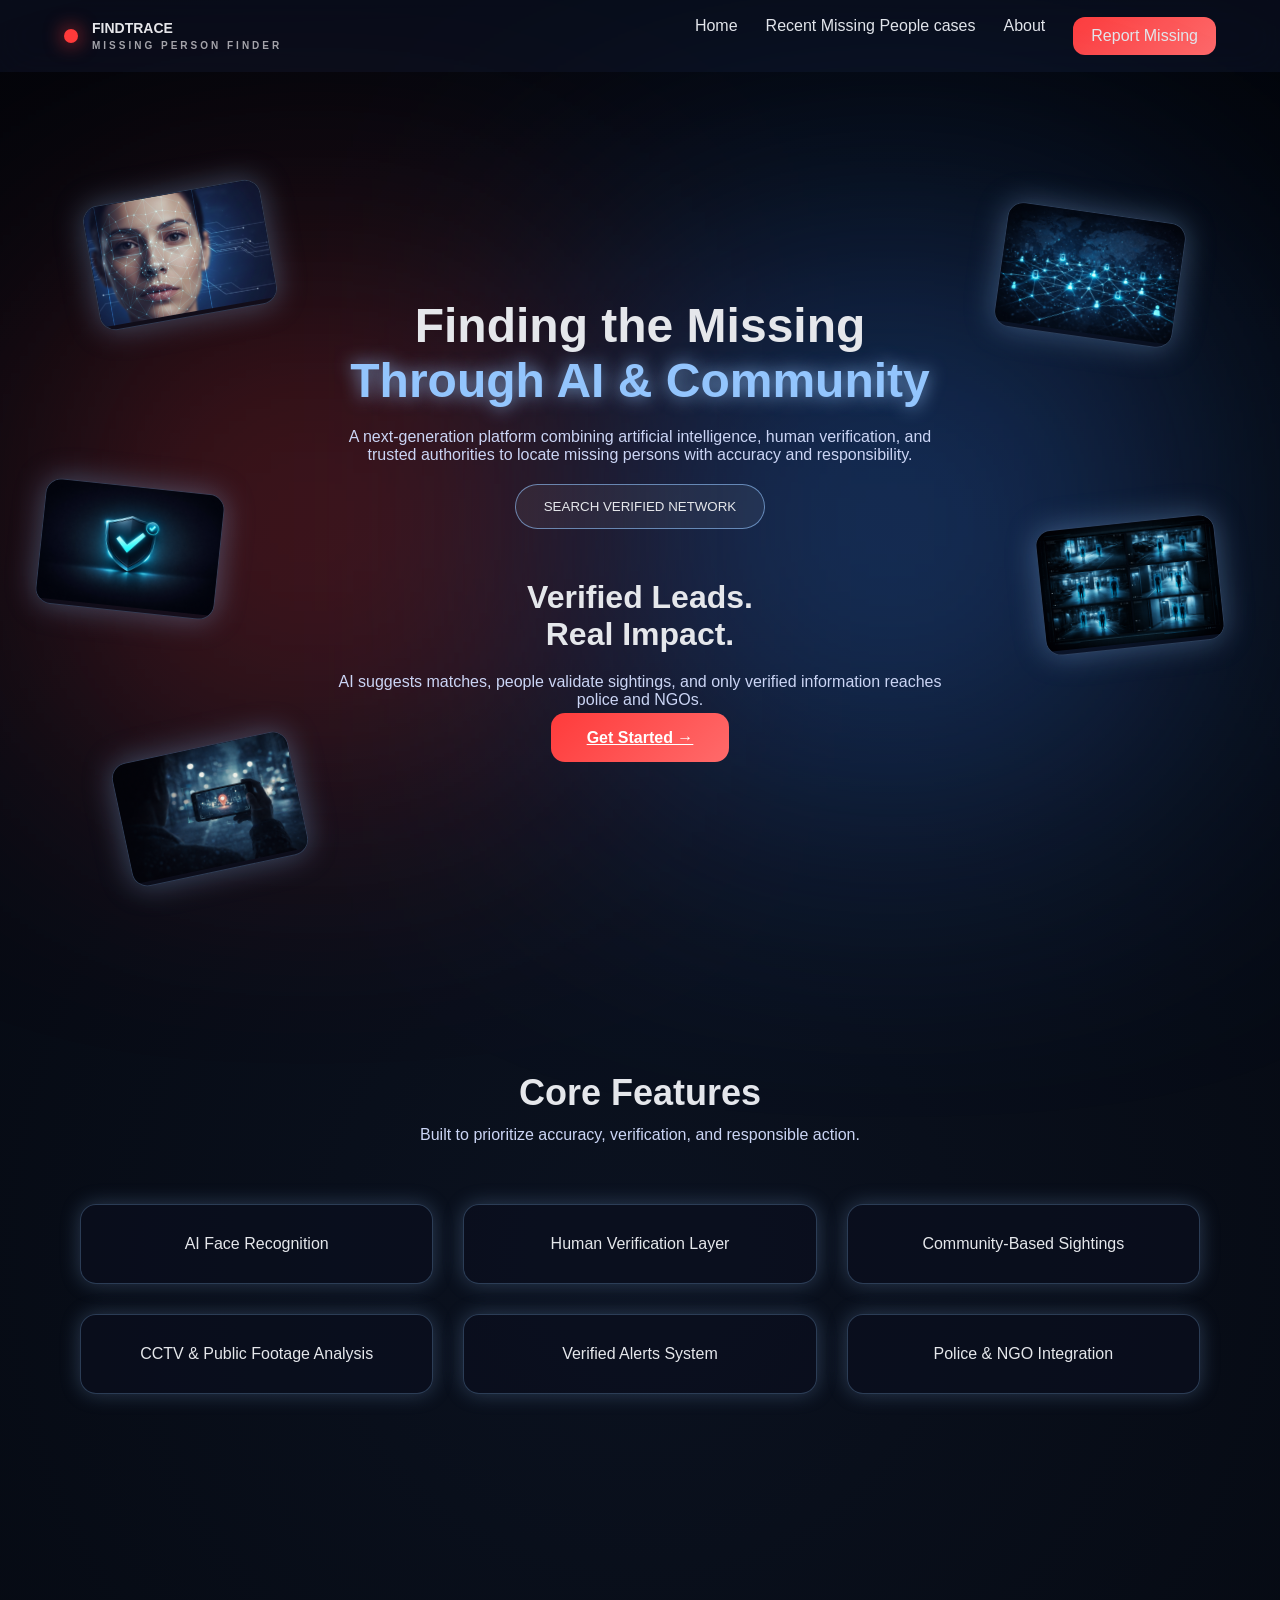
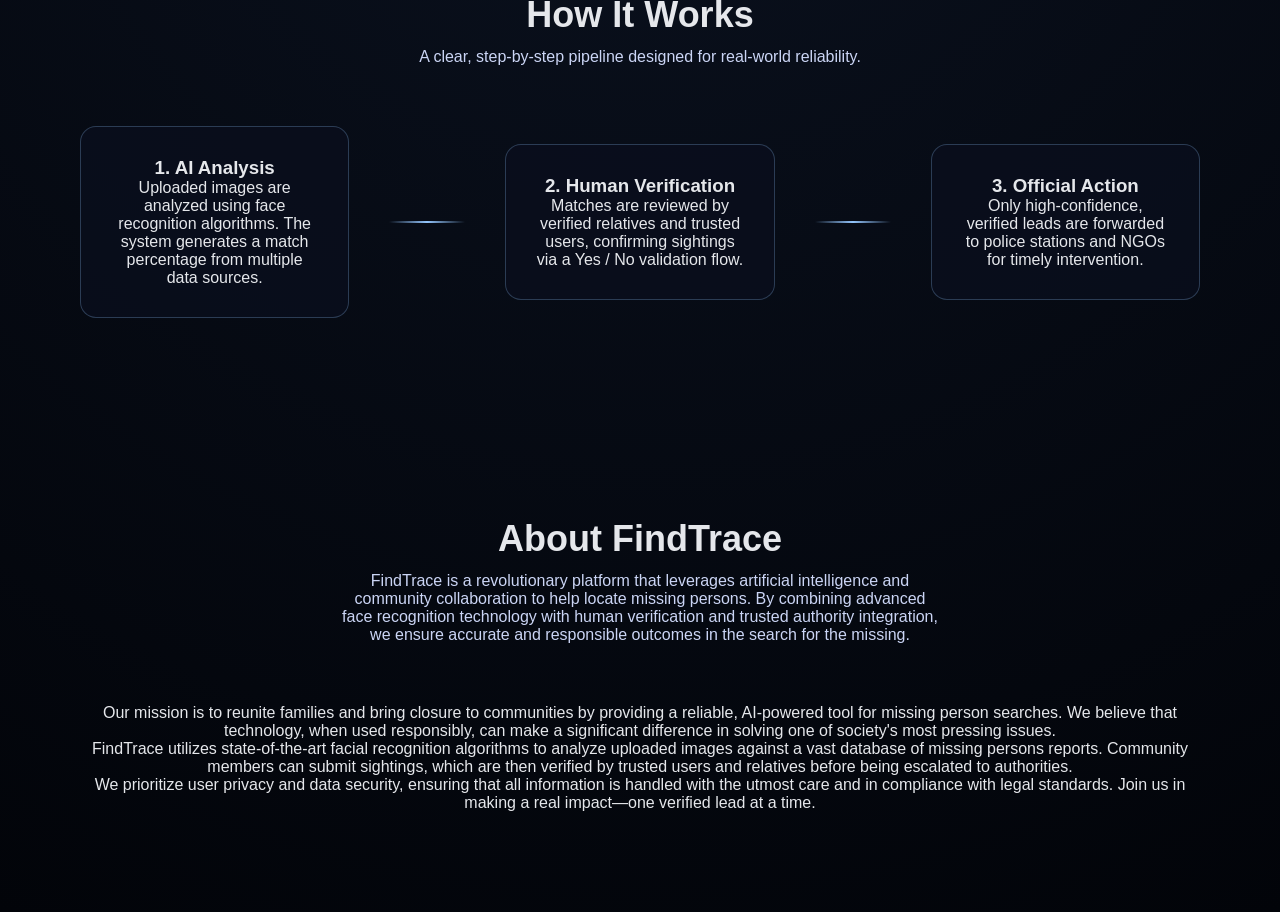
<file: frontend/index.html>
<!DOCTYPE html>
<html lang="en">
<head>
  <meta charset="UTF-8" />
  <meta name="viewport" content="width=device-width, initial-scale=1.0"/>
  <title>FindTrace | Missing Person Finder</title>
  <link rel="stylesheet" href="css/landing.css"/>
</head>
<body>

  <!-- ================= NAVBAR ================= -->
  <nav class="navbar">
    <div class="logo">
      <span class="logo-dot"></span>
      <span>FINDTRACE<br><small>MISSING PERSON FINDER</small></span>
    </div>

    <ul class="nav-links">
      <li><a href="index.html">Home</a></li>
      <li><a href="recent-missing.html">Recent Missing People cases</a></li>
      <li><a href="about.html">About</a></li>
      <li class="nav-btn"><a href="report.html">Report Missing</a></li>

    </ul>
  </nav>

  <!-- ================= HERO ================= -->
  <section class="hero">

    <div class="bg-glow glow-red"></div>
    <div class="bg-glow glow-blue"></div>

    <div class="hero-content">
      <h1>
        Finding the Missing<br/>
        <span>Through AI & Community</span>
      </h1>

      <p class="subtitle">
        A next-generation platform combining artificial intelligence,
        human verification, and trusted authorities to locate missing
        persons with accuracy and responsibility.
      </p>

      <button class="outline-btn">SEARCH VERIFIED NETWORK</button>

      <h2>Verified Leads.<br/>Real Impact.</h2>

      <p class="subtitle">
        AI suggests matches, people validate sightings,
        and only verified information reaches police and NGOs.
      </p>

      <a href="get-started.html" class="primary-btn">
  Get Started →
</a>

      

    </div>

    <!-- FLOATING IMAGE CARDS -->
    <div class="floating-elements">
      <div class="float-card card-left-top">
        <img src="images/ai.jpg">
      </div>
      <div class="float-card card-right-top">
        <img src="images/ai1.png">
      </div>
      <div class="float-card card-left-middle">
        <img src="images/ai2.png">
      </div>
      <div class="float-card card-right-middle">
        <img src="images/ai3.png">
      </div>
      <div class="float-card card-left-bottom">
        <img src="images/ai4.png">
      </div>
    </div>

  </section>

  <!-- ================= FEATURES ================= -->
  <section class="features">

    <h2 class="section-title">Core Features</h2>
    <p class="section-subtitle">
      Built to prioritize accuracy, verification, and responsible action.
    </p>

    <div class="feature-grid">
      <div class="feature-card">AI Face Recognition</div>
      <div class="feature-card">Human Verification Layer</div>
      <div class="feature-card">Community-Based Sightings</div>
      <div class="feature-card">CCTV & Public Footage Analysis</div>
      <div class="feature-card">Verified Alerts System</div>
      <div class="feature-card">Police & NGO Integration</div>
    </div>

  </section>

  <!-- ================= HOW IT WORKS ================= -->
  <section class="how-it-works">

    <h2 class="section-title">How It Works</h2>
    <p class="section-subtitle">
      A clear, step-by-step pipeline designed for real-world reliability.
    </p>

    <div class="steps">

      <div class="step-card">
        <h3>1. AI Analysis</h3>
        <p>
          Uploaded images are analyzed using face recognition algorithms.
          The system generates a match percentage from multiple data sources.
        </p>
      </div>

      <div class="step-line"></div>

      <div class="step-card">
        <h3>2. Human Verification</h3>
        <p>
          Matches are reviewed by verified relatives and trusted users,
          confirming sightings via a Yes / No validation flow.
        </p>
      </div>

      <div class="step-line"></div>

      <div class="step-card">
        <h3>3. Official Action</h3>
        <p>
          Only high-confidence, verified leads are forwarded to police
          stations and NGOs for timely intervention.
        </p>
      </div>

    </div>

  </section>

  <!-- ================= ABOUT ================= -->
  <section class="about">
    <h2 class="section-title">About FindTrace</h2>
    <p class="section-subtitle">
      FindTrace is a revolutionary platform that leverages artificial intelligence and community collaboration to help locate missing persons. By combining advanced face recognition technology with human verification and trusted authority integration, we ensure accurate and responsible outcomes in the search for the missing.
    </p>
    <p>
      Our mission is to reunite families and bring closure to communities by providing a reliable, AI-powered tool for missing person searches. We believe that technology, when used responsibly, can make a significant difference in solving one of society's most pressing issues.
    </p>
    <p>
      FindTrace utilizes state-of-the-art facial recognition algorithms to analyze uploaded images against a vast database of missing persons reports. Community members can submit sightings, which are then verified by trusted users and relatives before being escalated to authorities.
    </p>
    <p>
      We prioritize user privacy and data security, ensuring that all information is handled with the utmost care and in compliance with legal standards. Join us in making a real impact—one verified lead at a time.
    </p>
  </section>

</body>
</html>
</file>
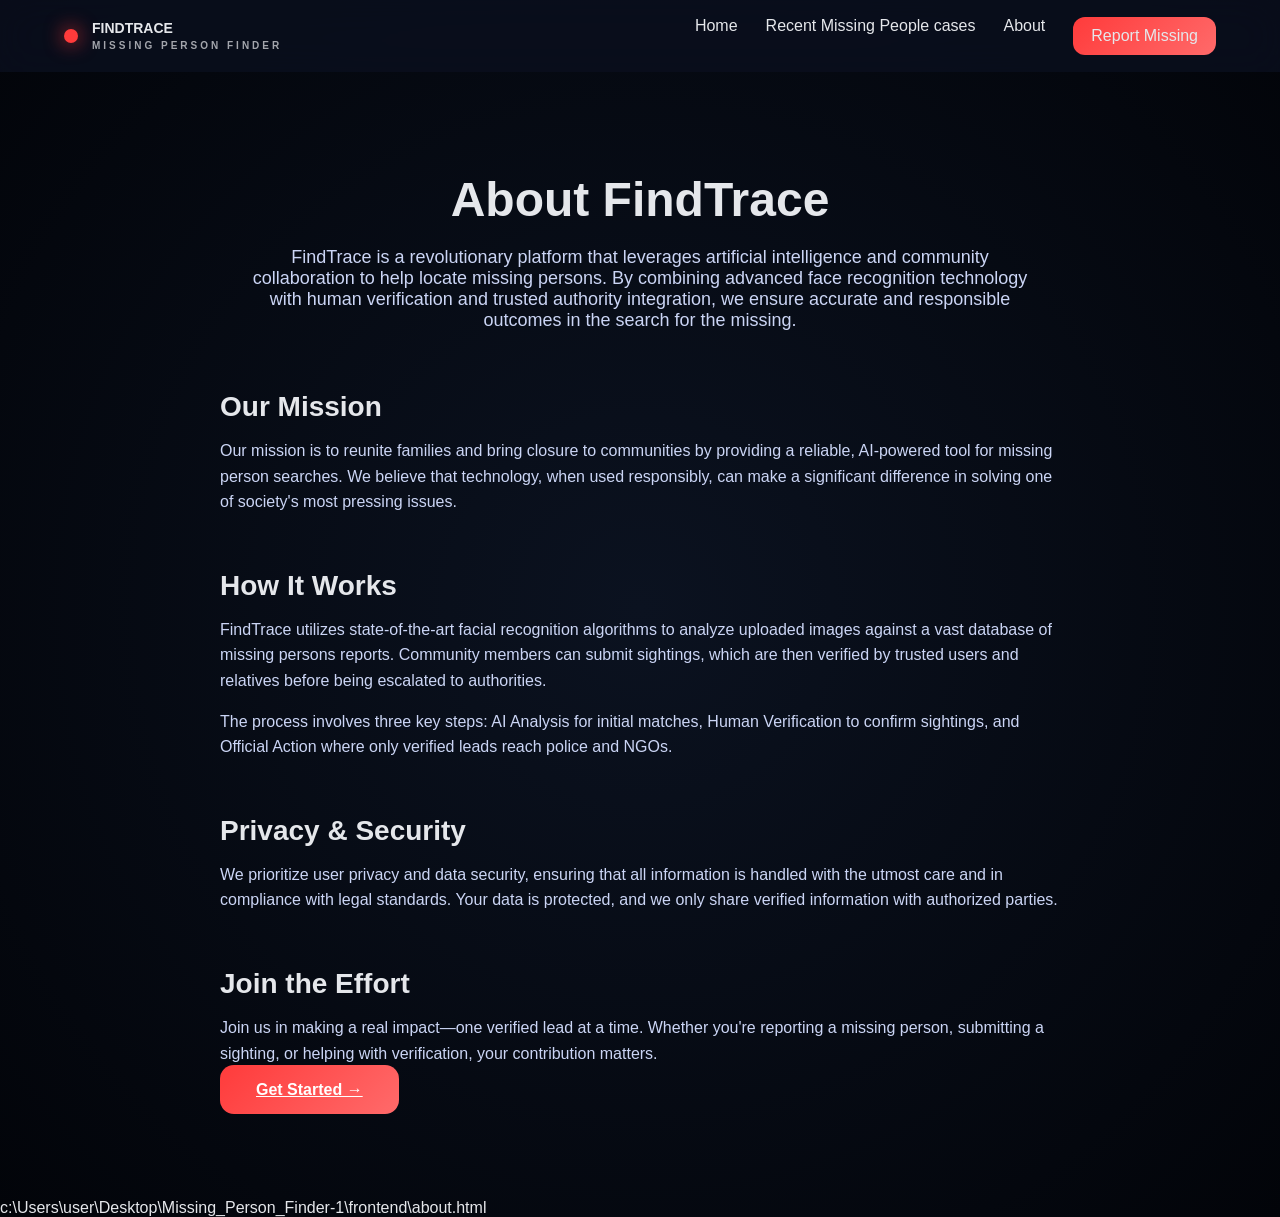
<file: frontend/about.html>
<!DOCTYPE html>
<html lang="en">
<head>
  <meta charset="UTF-8" />
  <meta name="viewport" content="width=device-width, initial-scale=1.0"/>
  <title>About | FindTrace - Missing Person Finder</title>
  <link rel="stylesheet" href="css/landing.css"/>
</head>
<body>

  <!-- ================= NAVBAR ================= -->
  <nav class="navbar">
    <div class="logo">
      <span class="logo-dot"></span>
      <span>FINDTRACE<br><small>MISSING PERSON FINDER</small></span>
    </div>

    <ul class="nav-links">
      <li><a href="index.html">Home</a></li>
      <li><a href="recent-missing.html">Recent Missing People cases</a></li>
      <li><a href="about.html">About</a></li>
      <li class="nav-btn"><a href="report.html">Report Missing</a></li>
    </ul>
  </nav>

  <!-- ================= ABOUT PAGE CONTENT ================= -->
  <section class="about-page">
    <h1>About FindTrace</h1>
    <p class="intro">
      FindTrace is a revolutionary platform that leverages artificial intelligence and community collaboration to help locate missing persons. By combining advanced face recognition technology with human verification and trusted authority integration, we ensure accurate and responsible outcomes in the search for the missing.
    </p>

    <div class="about-content">
      <div class="about-section">
        <h2>Our Mission</h2>
        <p>
          Our mission is to reunite families and bring closure to communities by providing a reliable, AI-powered tool for missing person searches. We believe that technology, when used responsibly, can make a significant difference in solving one of society's most pressing issues.
        </p>
      </div>

      <div class="about-section">
        <h2>How It Works</h2>
        <p>
          FindTrace utilizes state-of-the-art facial recognition algorithms to analyze uploaded images against a vast database of missing persons reports. Community members can submit sightings, which are then verified by trusted users and relatives before being escalated to authorities.
        </p>
        <p>
          The process involves three key steps: AI Analysis for initial matches, Human Verification to confirm sightings, and Official Action where only verified leads reach police and NGOs.
        </p>
      </div>

      <div class="about-section">
        <h2>Privacy & Security</h2>
        <p>
          We prioritize user privacy and data security, ensuring that all information is handled with the utmost care and in compliance with legal standards. Your data is protected, and we only share verified information with authorized parties.
        </p>
      </div>

      <div class="about-section">
        <h2>Join the Effort</h2>
        <p>
          Join us in making a real impact—one verified lead at a time. Whether you're reporting a missing person, submitting a sighting, or helping with verification, your contribution matters.
        </p>
        <a href="get-started.html" class="primary-btn">Get Started →</a>
      </div>
    </div>
  </section>

</body>
</html></content>
<parameter name="filePath">c:\Users\user\Desktop\Missing_Person_Finder-1\frontend\about.html
</file>
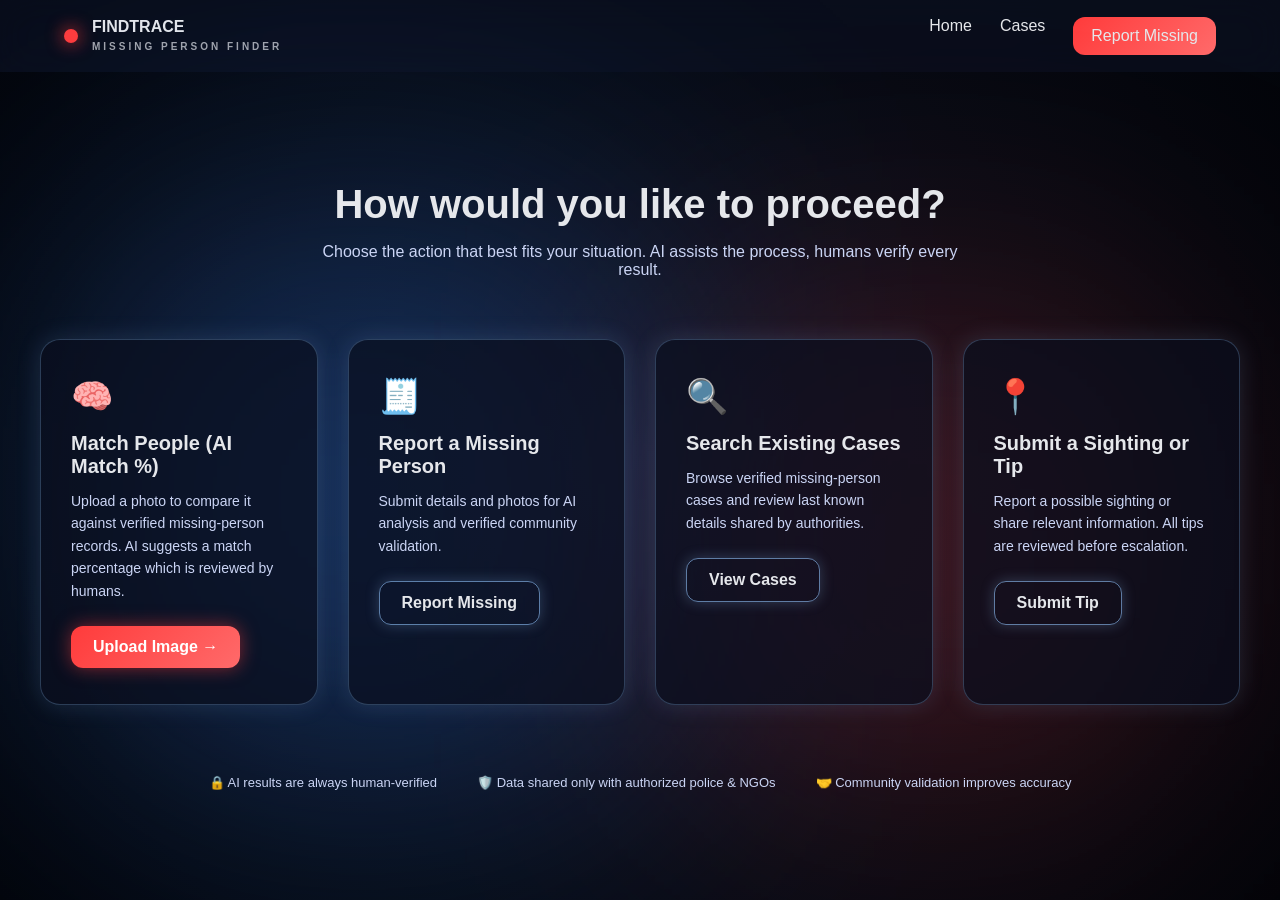
<file: frontend/get-started.html>
<!DOCTYPE html>
<html lang="en">
<head>
  <meta charset="UTF-8" />
  <meta name="viewport" content="width=device-width, initial-scale=1.0"/>
  <title>Get Started | FindTrace</title>
  <link rel="stylesheet" href="css/get-started.css"/>
</head>
<body>

  <!-- ================= NAVBAR ================= -->
  <nav class="navbar">
    <div class="logo">
      <span class="logo-dot"></span>
      <span>FINDTRACE<br><small>MISSING PERSON FINDER</small></span>
    </div>

    <ul class="nav-links">
      <li><a href="index.html">Home</a></li>
      <li><a href="cases.html">Cases</a></li>
      <li class="nav-btn"><a href="report.html">Report Missing</a></li>
    </ul>
  </nav>

  <!-- ================= GET STARTED ================= -->
  <section class="get-started">

    <!-- Background glows -->
    <div class="bg-glow blue"></div>
    <div class="bg-glow red"></div>

    <div class="content">
      <h1>How would you like to proceed?</h1>
      <p class="subtitle">
        Choose the action that best fits your situation.
        AI assists the process, humans verify every result.
      </p>

      <div class="action-grid">

        <!-- MATCH PEOPLE -->
        <div class="action-card">
          <div class="icon">🧠</div>
          <h2>Match People (AI Match %)</h2>
          <p>
            Upload a photo to compare it against verified missing-person
            records. AI suggests a match percentage which is reviewed by humans.
          </p>
          <a href="match.html" class="card-btn">
            Upload Image →
          </a>
        </div>

        <!-- REPORT -->
        <div class="action-card">
          <div class="icon">🧾</div>
          <h2>Report a Missing Person</h2>
          <p>
            Submit details and photos for AI analysis and verified
            community validation.
          </p>
          <a href="report.html" class="card-btn outline">
            Report Missing
          </a>
        </div>

        <!-- SEARCH -->
        <div class="action-card">
          <div class="icon">🔍</div>
          <h2>Search Existing Cases</h2>
          <p>
            Browse verified missing-person cases and review
            last known details shared by authorities.
          </p>
          <a href="recent-missing.html" class="card-btn outline">
            View Cases
          </a>
        </div>

        <!-- TIP -->
        <div class="action-card">
          <div class="icon">📍</div>
          <h2>Submit a Sighting or Tip</h2>
          <p>
            Report a possible sighting or share relevant
            information. All tips are reviewed before escalation.
          </p>
          <a href="#" class="card-btn outline">
            Submit Tip
          </a>
        </div>

      </div>

      <div class="trust">
        <p>🔒 AI results are always human-verified</p>
        <p>🛡️ Data shared only with authorized police & NGOs</p>
        <p>🤝 Community validation improves accuracy</p>
      </div>

    </div>
  </section>

</body>
</html>
</file>
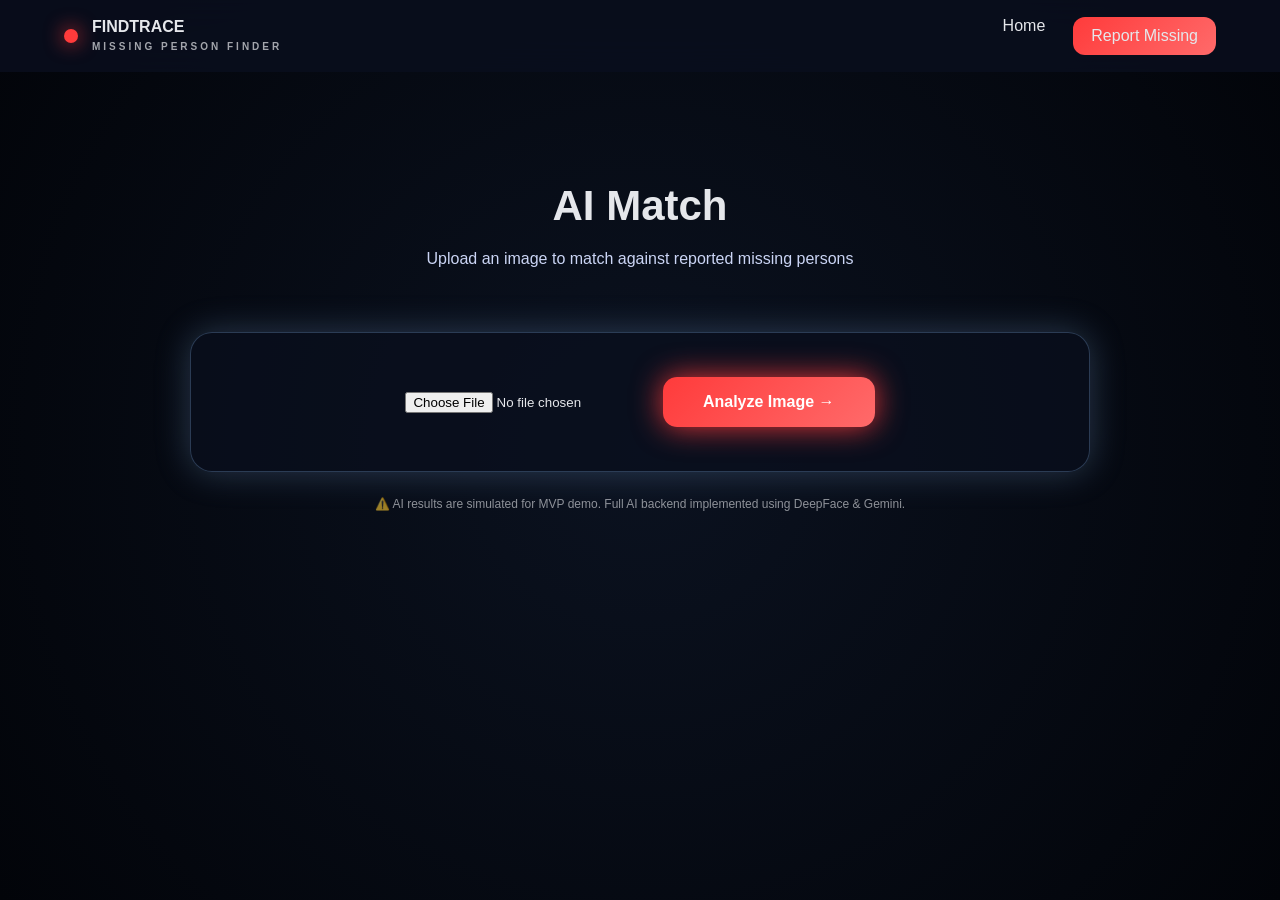
<file: frontend/match.html>
<!DOCTYPE html>
<html lang="en">
<head>
  <meta charset="UTF-8" />
  <meta name="viewport" content="width=device-width, initial-scale=1.0"/>
  <title>Match People | FindTrace</title>
  <link rel="stylesheet" href="css/match.css"/>

  <style>
    .result-img {
      width: 100%;
      height: 220px;
      object-fit: cover;
      border-radius: 10px;
      margin-bottom: 10px;
    }
    .verify-buttons {
      display: flex;
      gap: 12px;
      justify-content: center;
      margin-top: 12px;
    }
    .verify-buttons button {
      padding: 8px 18px;
      border-radius: 6px;
      border: none;
      cursor: pointer;
      font-weight: bold;
    }
    .yes-btn { background: #28a745; color: white; }
    .no-btn { background: #dc3545; color: white; }
    .person-label {
      font-size: 13px;
      opacity: 0.7;
      margin-bottom: 6px;
    }
    .explanation {
      font-size: 14px;
      opacity: 0.85;
      margin-top: 8px;
      line-height: 1.4;
    }
    .demo-note {
      font-size: 12px;
      opacity: 0.6;
      margin-top: 25px;
      text-align: center;
    }
  </style>
</head>

<body>

<nav class="navbar">
  <div class="logo">
    <span class="logo-dot"></span>
    <span>FINDTRACE<br><small>MISSING PERSON FINDER</small></span>
  </div>
  <ul class="nav-links">
    <li><a href="index.html">Home</a></li>
    <li class="nav-btn"><a href="report.html">Report Missing</a></li>
  </ul>
</nav>

<section class="match-page">
  <div class="container">

    <div class="header">
      <h1>AI Match</h1>
      <p>Upload an image to match against reported missing persons</p>
    </div>

    <div class="upload-card">
      <input id="matchImage" type="file" accept="image/*" />
      <button class="analyze-btn" id="analyzeBtn">Analyze Image →</button>
      <p id="status"></p>
    </div>

    <div class="results hidden">
      <h2>Potential Matches</h2>
      <div class="result-grid"></div>
    </div>

    <p class="demo-note">
      ⚠️ AI results are simulated for MVP demo. Full AI backend implemented using DeepFace & Gemini.
    </p>

  </div>
</section>

<script type="module">
import { DEMO_MODE } from "./js/config.js";

const analyzeBtn = document.getElementById("analyzeBtn");
analyzeBtn.addEventListener("click", analyze);

async function analyze() {
  const fileInput = document.getElementById("matchImage");
  const file = fileInput.files[0];

  if (!file) {
    alert("Please upload an image");
    return;
  }

  const previewURL = URL.createObjectURL(file);
  document.getElementById("status").innerText = "⏳ Analyzing with AI...";

  // Simulated AI delay
  await new Promise(res => setTimeout(res, 1500));

  const data = {
    matches: [
      {
        id: "mp001",
        name: "Rahul Sharma",
        confidence: 88.7,
        explanation:
          "High facial similarity detected. Results may vary due to lighting and pose. Human verification is recommended."
      },
      {
        id: "mp002",
        name: "Amit Verma",
        confidence: 64.3,
        explanation:
          "Moderate similarity detected. Image quality and partial facial visibility may affect accuracy."
      }
    ]
  };

  const resultsDiv = document.querySelector(".results");
  const grid = document.querySelector(".result-grid");

  resultsDiv.classList.remove("hidden");
  grid.innerHTML = "";
  document.getElementById("status").innerText = "";

  data.matches.forEach(m => {
    const level =
      m.confidence >= 80 ? "high" :
      m.confidence >= 60 ? "medium" : "low";

    grid.innerHTML += `
      <div class="result-card">
        <img src="${previewURL}" class="result-img" />

        <h3>${m.name}</h3>
        <div class="person-label">Reported Missing Person</div>

        <div class="percent ${level}">
          ${m.confidence}%
        </div>

        <p class="explanation">${m.explanation}</p>

        <div class="verify-buttons">
          <button class="yes-btn" onclick="alert('✅ Match confirmed by human')">YES</button>
          <button class="no-btn" onclick="alert('❌ Match rejected by human')">NO</button>
        </div>
      </div>
    `;
  });
}
</script>

</body>
</html>
</file>
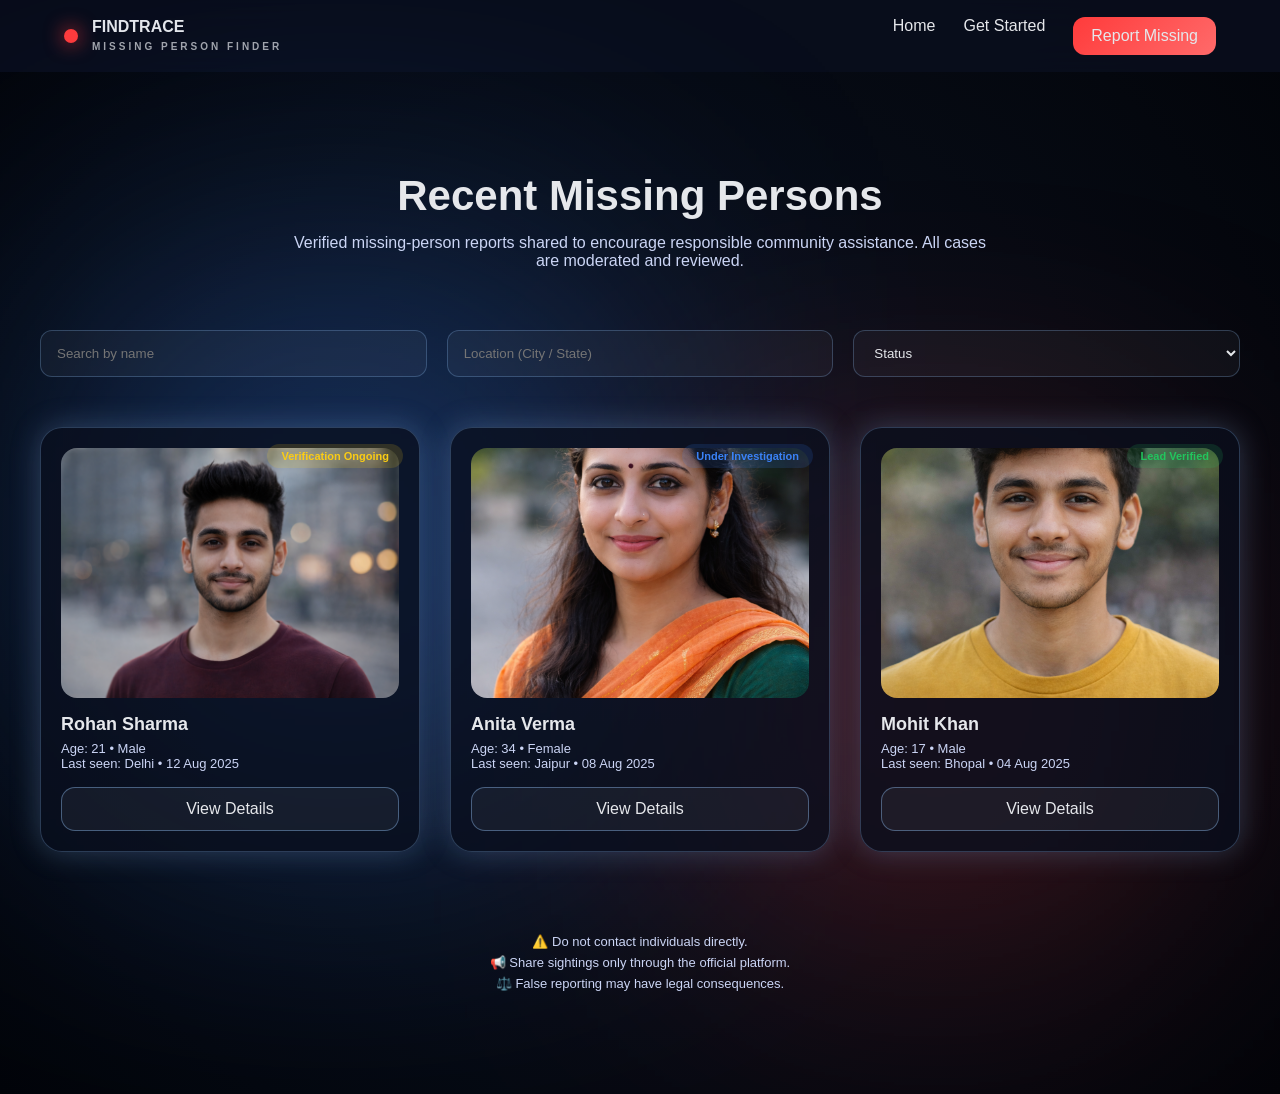
<file: frontend/recent-missing.html>
<!DOCTYPE html>
<html lang="en">
<head>
  <meta charset="UTF-8" />
  <meta name="viewport" content="width=device-width, initial-scale=1.0"/>
  <title>Recent Missing Persons | FindTrace</title>
  <link rel="stylesheet" href="css/recent-missing.css"/>
</head>
<body>

  <!-- ================= NAVBAR ================= -->
  <nav class="navbar">
    <div class="logo">
      <span class="logo-dot"></span>
      <span>FINDTRACE<br><small>MISSING PERSON FINDER</small></span>
    </div>

    <ul class="nav-links">
      <li><a href="index.html">Home</a></li>
      <li><a href="get-started.html">Get Started</a></li>
      <li class="nav-btn"><a href="report.html">Report Missing</a></li>
    </ul>
  </nav>

  <!-- ================= PAGE ================= -->
  <section class="missing-page">

    <!-- Background glow -->
    <div class="bg-glow blue"></div>
    <div class="bg-glow red"></div>

    <div class="container">

      <!-- HEADER -->
      <header class="page-header">
        <h1>Recent Missing Persons</h1>
        <p>
          Verified missing-person reports shared to encourage responsible
          community assistance. All cases are moderated and reviewed.
        </p>
      </header>

      <!-- ================= FILTERS ================= -->
      <div class="filters">
        <input type="text" placeholder="Search by name" />
        <input type="text" placeholder="Location (City / State)" />
        <select>
          <option>Status</option>
          <option>Verification Ongoing</option>
          <option>Under Investigation</option>
          <option>Lead Verified</option>
        </select>
      </div>

      <!-- ================= CARDS GRID ================= -->
      <div class="card-grid">

        <!-- PERSON CARD -->
        <div class="person-card">
          <span class="status yellow">Verification Ongoing</span>
          <div class="photo">
            <img src="images/rohan.png" alt="Rohan Sharma">
          </div>
          <div class="info">
            <h2>Rohan Sharma</h2>
            <p>Age: 21 • Male</p>
            <p>Last seen: Delhi • 12 Aug 2025</p>
          </div>
          <a href="#" class="view-btn">View Details</a>
        </div>

        <!-- PERSON CARD -->
        <div class="person-card">
          <span class="status blue">Under Investigation</span>
          <div class="photo">
            <img src="images/anita.png" alt="Anita Verma">
          </div>
          <div class="info">
            <h2>Anita Verma</h2>
            <p>Age: 34 • Female</p>
            <p>Last seen: Jaipur • 08 Aug 2025</p>
          </div>
          <a href="#" class="view-btn">View Details</a>
        </div>

        <!-- PERSON CARD -->
        <div class="person-card">
          <span class="status green">Lead Verified</span>
          <div class="photo">
            <img src="images/mohit.png" alt="Mohit Khan">
          </div>
          <div class="info">
            <h2>Mohit Khan</h2>
            <p>Age: 17 • Male</p>
            <p>Last seen: Bhopal • 04 Aug 2025</p>
          </div>
          <a href="#" class="view-btn">View Details</a>
        </div>

      </div>

      <!-- ================= DISCLAIMER ================= -->
      <div class="disclaimer">
        <p>⚠️ Do not contact individuals directly.</p>
        <p>📢 Share sightings only through the official platform.</p>
        <p>⚖️ False reporting may have legal consequences.</p>
      </div>

    </div>
  </section>

</body>
</html>
</file>
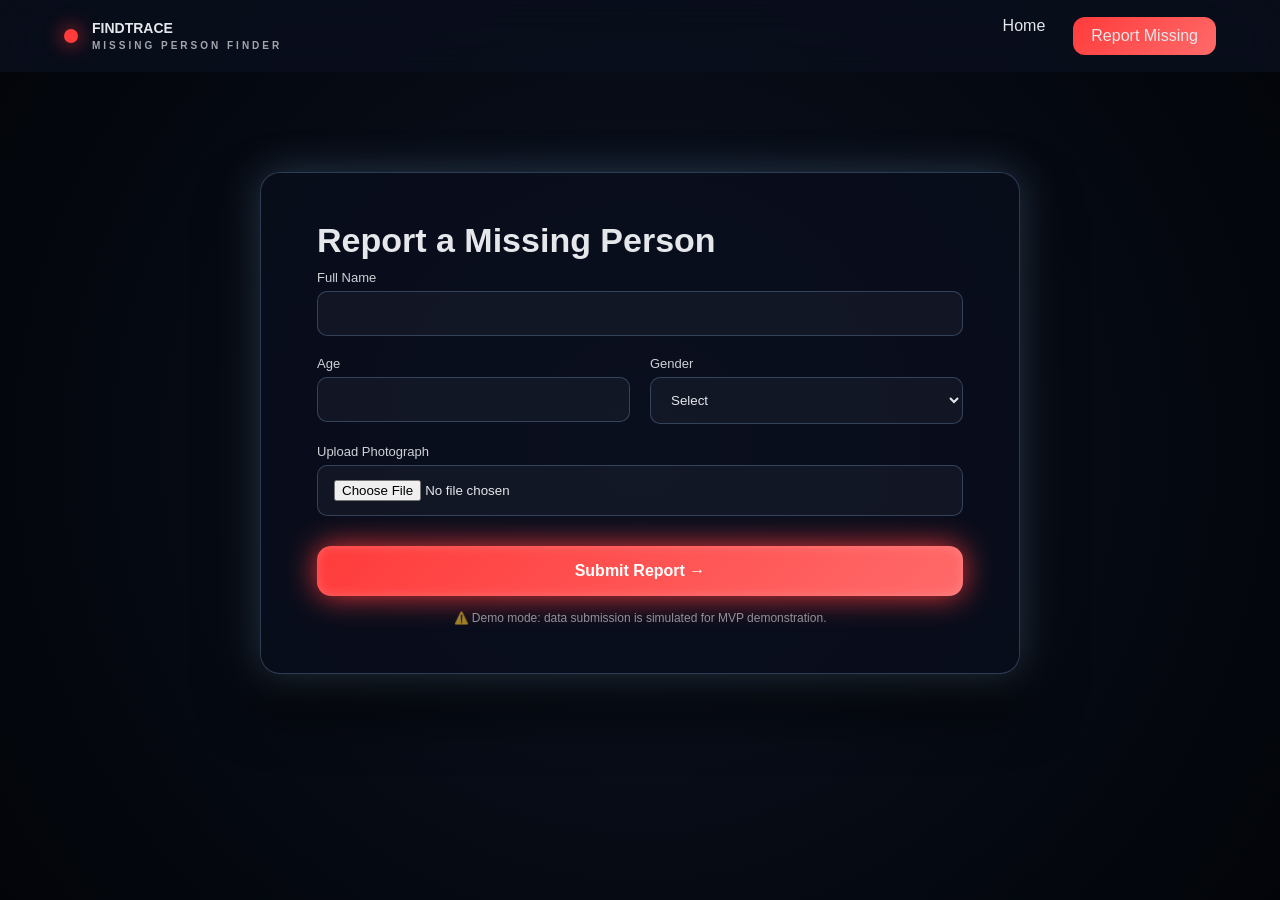
<file: frontend/report.html>
<!DOCTYPE html>
<html lang="en">
<head>
  <meta charset="UTF-8" />
  <meta name="viewport" content="width=device-width, initial-scale=1.0"/>
  <title>Report Missing | FindTrace</title>
  <link rel="stylesheet" href="css/report.css"/>
</head>
<body>

<nav class="navbar">
  <div class="logo">
    <span class="logo-dot"></span>
    <span>FINDTRACE<br><small>MISSING PERSON FINDER</small></span>
  </div>
  <ul class="nav-links">
    <li><a href="index.html">Home</a></li>
    <li class="nav-btn"><a href="report.html">Report Missing</a></li>
  </ul>
</nav>

<section class="report-page">
  <div class="report-card">

    <h1>Report a Missing Person</h1>

    <form class="report-form" onsubmit="submitReport(event)">

      <div class="form-group">
        <label>Full Name</label>
        <input id="name" type="text" required />
      </div>

      <div class="form-row">
        <div class="form-group">
          <label>Age</label>
          <input id="age" type="number" required />
        </div>
        <div class="form-group">
          <label>Gender</label>
          <select id="gender" required>
            <option value="">Select</option>
            <option>Male</option>
            <option>Female</option>
            <option>Other</option>
          </select>
        </div>
      </div>

      <div class="form-group">
        <label>Upload Photograph</label>
        <input id="photo" type="file" accept="image/*" required />
      </div>

      <button type="submit" class="submit-btn">
        Submit Report →
      </button>

    </form>

    <p style="font-size:12px;opacity:0.6;margin-top:15px;text-align:center">
      ⚠️ Demo mode: data submission is simulated for MVP demonstration.
    </p>

  </div>
</section>

<script type="module">
import { DEMO_MODE } from "./js/config.js";

async function submitReport(e) {
  e.preventDefault();

  // ✅ DEMO MODE SUCCESS
  await new Promise(res => setTimeout(res, 1000));
  alert("✅ Missing person reported successfully (Demo Mode)");
  document.querySelector(".report-form").reset();
}
</script>

</body>
</html>
</file>
<file: frontend/css/landing.css>
/* RESET */
* {
  margin: 0;
  padding: 0;
  box-sizing: border-box;
  font-family: "Inter", "Segoe UI", sans-serif;
}

body {
  background: radial-gradient(circle at center, #0b1220, #020409);
  color: #e5e7eb;
}

/* NAVBAR */
.navbar {
  height: 72px;
  padding: 0 64px;
  display: flex;
  justify-content: space-between;
  align-items: center;
  background: rgba(10,15,30,0.8);
  backdrop-filter: blur(18px);
}

.logo {
  display: flex;
  align-items: center;
  gap: 14px;
  font-weight: 700;
  font-size: 14px;
}

.logo-dot {
  width: 14px;
  height: 14px;
  border-radius: 50%;
  background: #ff3b3b;
  box-shadow: 0 0 20px #ff3b3b;
}

.logo small {
  font-size: 10px;
  letter-spacing: 3px;
  opacity: 0.7;
}

.nav-links {
  list-style: none;
  display: flex;
  gap: 28px;
}

.nav-links a {
  text-decoration: none;
  color: #e5e7eb;
}

.nav-btn {
  background: linear-gradient(135deg, #ff3b3b, #ff6a6a);
  padding: 10px 18px;
  border-radius: 12px;
}

/* HERO */
.hero {
  height: 100vh;
  position: relative;
  display: flex;
  align-items: center;
  justify-content: center;
}

.bg-glow {
  position: absolute;
  filter: blur(140px);
  opacity: 0.35;
}

.glow-red {
  width: 420px;
  height: 420px;
  background: #ff3b3b;
  left: 8%;
}

.glow-blue {
  width: 520px;
  height: 520px;
  background: #3b82f6;
  right: 10%;
}

.hero-content {
  text-align: center;
  max-width: 760px;
  z-index: 2;
}

.hero h1 {
  font-size: 48px;
  font-weight: 800;
}

.hero h1 span {
  color: #93c5fd;
  text-shadow: 0 0 18px rgba(147,197,253,0.8);
}

.hero h2 {
  margin-top: 50px;
  font-size: 32px;
}

.subtitle {
  margin: 20px auto;
  max-width: 620px;
  color: #cbd5f5;
}

/* BUTTONS */
.outline-btn {
  background: rgba(255,255,255,0.06);
  border: 1px solid rgba(147,197,253,0.6);
  padding: 14px 28px;
  border-radius: 999px;
  color: #e5e7eb;
}

.primary-btn {
  margin-top: 10px;
  background: linear-gradient(135deg, #ff3b3b, #ff6a6a);
  padding: 16px 36px;
  border-radius: 14px;
  border: none;
  color: white;
  font-weight: 700;
}

/* FLOATING IMAGES */
.floating-elements {
  position: absolute;
  inset: 0;
  pointer-events: none;
}

.float-card {
  position: absolute;
  width: 180px;
  background: rgba(10,15,30,0.65);
  border-radius: 16px;
  overflow: hidden;
  border: 1px solid rgba(147,197,253,0.25);
  box-shadow: 0 0 30px rgba(147,197,253,0.35);
}

.float-card img {
  width: 100%;
  height: 120px;
  object-fit: cover;
}

.float-card span {
  display: block;
  padding: 10px;
  text-align: center;
  font-size: 13px;
}

.card-left-top { top: 120px; left: 90px; transform: rotate(-10deg); }
.card-right-top { top: 140px; right: 100px; transform: rotate(8deg); }
.card-left-middle { top: 46%; left: 40px; transform: rotate(6deg); }
.card-right-middle { top: 50%; right: 60px; transform: rotate(-6deg); }
.card-left-bottom { bottom: 100px; left: 120px; transform: rotate(-12deg); }

/* SECTIONS */
.features, .how-it-works, .about {
  padding: 100px 80px;
  text-align: center;
}

.section-title {
  font-size: 36px;
}

.section-subtitle {
  margin: 12px auto 60px;
  max-width: 600px;
  color: #cbd5f5;
}

/* FEATURES */
.feature-grid {
  display: grid;
  grid-template-columns: repeat(3, 1fr);
  gap: 30px;
}

.feature-card {
  padding: 30px;
  border-radius: 16px;
  background: rgba(10,15,30,0.7);
  border: 1px solid rgba(147,197,253,0.25);
  box-shadow: 0 0 20px rgba(147,197,253,0.25);
}

/* HOW IT WORKS */
.steps {
  display: flex;
  align-items: center;
  justify-content: center;
  gap: 40px;
}

.step-card {
  width: 280px;
  padding: 30px;
  background: rgba(10,15,30,0.7);
  border-radius: 16px;
  border: 1px solid rgba(147,197,253,0.25);
}

.step-line {
  width: 80px;
  height: 2px;
  background: linear-gradient(to right, transparent, #93c5fd, transparent);
}

/* ABOUT PAGE */
.about-page {
  padding: 100px 80px;
  text-align: center;
  max-width: 1000px;
  margin: 0 auto;
}

.about-page h1 {
  font-size: 48px;
  margin-bottom: 20px;
}

.intro {
  font-size: 18px;
  color: #cbd5f5;
  margin-bottom: 60px;
  max-width: 800px;
  margin-left: auto;
  margin-right: auto;
}

.about-content {
  text-align: left;
  display: grid;
  gap: 40px;
}

.about-section h2 {
  font-size: 28px;
  margin-bottom: 15px;
  color: #e5e7eb;
}

.about-section p {
  color: #cbd5f5;
  line-height: 1.6;
  margin-bottom: 15px;
}
</file>
<file: frontend/css/get-started.css>
/* ================= RESET ================= */
* {
  margin: 0;
  padding: 0;
  box-sizing: border-box;
  font-family: "Inter", "Segoe UI", sans-serif;
}

body {
  min-height: 100vh;
  background: radial-gradient(circle at center, #0b1220, #020409);
  color: #e5e7eb;
}

/* ================= NAVBAR ================= */
.navbar {
  height: 72px;
  padding: 0 64px;
  display: flex;
  justify-content: space-between;
  align-items: center;
  background: rgba(10,15,30,0.8);
  backdrop-filter: blur(18px);
}

.logo {
  display: flex;
  align-items: center;
  gap: 14px;
  font-weight: 700;
}

.logo small {
  font-size: 10px;
  letter-spacing: 3px;
  opacity: 0.7;
}

.logo-dot {
  width: 14px;
  height: 14px;
  border-radius: 50%;
  background: #ff3b3b;
  box-shadow: 0 0 18px #ff3b3b;
}

.nav-links {
  list-style: none;
  display: flex;
  gap: 28px;
}

.nav-links a {
  text-decoration: none;
  color: #e5e7eb;
}

.nav-btn {
  background: linear-gradient(135deg, #ff3b3b, #ff6a6a);
  padding: 10px 18px;
  border-radius: 12px;
}

/* ================= GET STARTED ================= */
.get-started {
  position: relative;
  padding: 110px 24px;
  display: flex;
  justify-content: center;
}

.bg-glow {
  position: absolute;
  filter: blur(140px);
  opacity: 0.35;
}

.bg-glow.blue {
  width: 520px;
  height: 520px;
  background: #3b82f6;
  left: 8%;
  top: 20%;
}

.bg-glow.red {
  width: 380px;
  height: 380px;
  background: #ff3b3b;
  right: 12%;
  bottom: 20%;
}

.content {
  position: relative;
  z-index: 2;
  max-width: 1200px;
  text-align: center;
}

/* ================= HEADINGS ================= */
.content h1 {
  font-size: 40px;
  font-weight: 800;
}

.subtitle {
  margin: 16px auto 60px;
  max-width: 640px;
  font-size: 16px;
  color: #cbd5f5;
}

/* ================= ACTION GRID ================= */
.action-grid {
  display: grid;
  grid-template-columns: repeat(4, 1fr);
  gap: 30px;
}

/* ================= CARD BASE ================= */
.action-card {
  background: rgba(10,15,30,0.7);
  border-radius: 20px;
  padding: 36px 30px;
  border: 1px solid rgba(147,197,253,0.25);
  box-shadow: 0 0 25px rgba(147,197,253,0.15);
  text-align: left;
  transition: all 0.35s ease;
}

/* 🔥 CARD HOVER GLOW */
.action-card:hover {
  border-color: rgba(255,59,59,0.7);
  box-shadow:
    0 0 35px rgba(255,59,59,0.6),
    0 0 60px rgba(255,59,59,0.25);
  transform: translateY(-6px);
}

.icon {
  font-size: 34px;
  margin-bottom: 16px;
}

.action-card h2 {
  font-size: 20px;
  margin-bottom: 12px;
}

.action-card p {
  font-size: 14px;
  line-height: 1.6;
  color: #cbd5f5;
}

/* ================= BUTTONS ================= */
.card-btn {
  display: inline-block;
  margin-top: 24px;
  padding: 12px 22px;
  background: linear-gradient(135deg, #ff3b3b, #ff6a6a);
  color: #fff;
  border-radius: 12px;
  text-decoration: none;
  font-weight: 600;
  box-shadow: 0 0 18px rgba(255,59,59,0.5);
  transition: all 0.3s ease;
}

/* 🔥 BUTTON HOVER GLOW */
.card-btn:hover {
  box-shadow:
    0 0 30px rgba(255,59,59,0.9),
    0 0 60px rgba(255,59,59,0.4);
  transform: translateY(-2px);
}

.card-btn.outline {
  background: transparent;
  border: 1px solid rgba(147,197,253,0.6);
  color: #e5e7eb;
  box-shadow: 0 0 14px rgba(147,197,253,0.25);
}

.card-btn.outline:hover {
  box-shadow:
    0 0 28px rgba(147,197,253,0.8),
    0 0 50px rgba(147,197,253,0.3);
}

/* ================= TRUST ================= */
.trust {
  margin-top: 70px;
  font-size: 13px;
  color: #cbd5f5;
  display: flex;
  justify-content: center;
  gap: 40px;
  flex-wrap: wrap;
}
</file>
<file: frontend/css/match.css>
/* ================= RESET ================= */
* {
  margin: 0;
  padding: 0;
  box-sizing: border-box;
  font-family: "Inter", "Segoe UI", sans-serif;
}

body {
  min-height: 100vh;
  background: radial-gradient(circle at center, #0b1220, #020409);
  color: #e5e7eb;
}

/* ================= NAVBAR ================= */
.navbar {
  height: 72px;
  padding: 0 64px;
  display: flex;
  justify-content: space-between;
  align-items: center;
  background: rgba(10,15,30,0.85);
  backdrop-filter: blur(18px);
}

.logo {
  display: flex;
  align-items: center;
  gap: 14px;
  font-weight: 700;
}

.logo small {
  font-size: 10px;
  letter-spacing: 3px;
  opacity: 0.7;
}

.logo-dot {
  width: 14px;
  height: 14px;
  border-radius: 50%;
  background: #ff3b3b;
  box-shadow: 0 0 20px #ff3b3b;
}

.nav-links {
  list-style: none;
  display: flex;
  gap: 28px;
}

.nav-links a {
  text-decoration: none;
  color: #e5e7eb;
}

.nav-btn {
  background: linear-gradient(135deg, #ff3b3b, #ff6a6a);
  padding: 10px 18px;
  border-radius: 12px;
}

/* ================= MATCH PAGE ================= */
.match-page {
  position: relative;
  padding: 110px 20px;
  display: flex;
  justify-content: center;
}

/* GLOWS */
.bg-glow {
  position: absolute;
  filter: blur(140px);
  opacity: 0.35;
}

.bg-glow.blue {
  width: 520px;
  height: 520px;
  background: #3b82f6;
  left: 8%;
  top: 20%;
}

.bg-glow.red {
  width: 380px;
  height: 380px;
  background: #ff3b3b;
  right: 12%;
  bottom: 20%;
}

/* ================= CONTENT ================= */
.container {
  position: relative;
  z-index: 2;
  max-width: 900px;
  width: 100%;
}

/* HEADER */
.header {
  text-align: center;
  margin-bottom: 60px;
}

.header h1 {
  font-size: 42px;
  font-weight: 800;
}

.header h1 span {
  color: #93c5fd;
  text-shadow: 0 0 18px rgba(147,197,253,0.8);
}

.header p {
  margin-top: 16px;
  max-width: 680px;
  margin-inline: auto;
  color: #cbd5f5;
  font-size: 16px;
  line-height: 1.6;
}

/* ================= UPLOAD CARD ================= */
.upload-card {
  background: rgba(10,15,30,0.75);
  border-radius: 22px;
  padding: 44px;
  border: 1px solid rgba(147,197,253,0.25);
  box-shadow: 0 0 35px rgba(147,197,253,0.25);
  text-align: center;
}

.upload-box {
  border: 2px dashed rgba(147,197,253,0.5);
  border-radius: 18px;
  padding: 44px;
  margin-bottom: 32px;
}

.upload-icon {
  font-size: 42px;
  margin-bottom: 12px;
}

.upload-text {
  font-size: 15px;
  color: #cbd5f5;
}

.upload-box input {
  margin-top: 18px;
  color: #cbd5f5;
}

/* BUTTON */
.analyze-btn {
  padding: 16px 40px;
  font-size: 16px;
  font-weight: 700;
  border-radius: 14px;
  border: none;
  background: linear-gradient(135deg, #ff3b3b, #ff6a6a);
  color: white;
  cursor: pointer;
  box-shadow: 0 0 30px rgba(255,59,59,0.9);
}

/* INFO */
.info {
  margin-top: 28px;
  font-size: 13px;
  color: #cbd5f5;
  display: flex;
  flex-direction: column;
  gap: 6px;
}
/* ================= RESULTS ================= */
.results {
  margin-top: 90px;
  animation: fadeIn 0.6s ease;
}

.results h2 {
  font-size: 30px;
  margin-bottom: 30px;
  text-align: center;
}

.result-grid {
  display: grid;
  grid-template-columns: repeat(3, 1fr);
  gap: 30px;
}

.result-card {
  background: rgba(10,15,30,0.7);
  border-radius: 18px;
  padding: 20px;
  border: 1px solid rgba(147,197,253,0.25);
  text-align: center;
}

.result-img {
  height: 250px;
  border-radius: 12px;
  background: linear-gradient(135deg, #1e293b, #020409);
  margin-bottom: 16px;
}

.percent {
  font-size: 34px;
  font-weight: 800;
}

.percent.high {
  color: #22c55e;
  text-shadow: 0 0 18px rgba(34,197,94,0.6);
}

.percent.medium {
  color: #facc15;
  text-shadow: 0 0 18px rgba(250,204,21,0.6);
}

.percent.low {
  color: #ef4444;
  text-shadow: 0 0 18px rgba(239,68,68,0.6);
}

.disclaimer {
  margin-top: 30px;
  text-align: center;
  font-size: 13px;
  color: #cbd5f5;
}

/* ================= HIDDEN STATE ================= */
.hidden {
  display: none;
}

/* OPTIONAL SMOOTH ENTRY */
@keyframes fadeIn {
  from { opacity: 0; transform: translateY(20px); }
  to { opacity: 1; transform: translateY(0); }
}
</file>
<file: frontend/css/recent-missing.css>
/* ================= RESET ================= */
* {
  margin: 0;
  padding: 0;
  box-sizing: border-box;
  font-family: "Inter", "Segoe UI", sans-serif;
}

body {
  background: radial-gradient(circle at center, #0b1220, #020409);
  color: #e5e7eb;
  min-height: 100vh;
}

/* ================= NAVBAR ================= */
.navbar {
  height: 72px;
  padding: 0 64px;
  display: flex;
  justify-content: space-between;
  align-items: center;
  background: rgba(10,15,30,0.85);
  backdrop-filter: blur(18px);
}

.logo {
  display: flex;
  align-items: center;
  gap: 14px;
  font-weight: 700;
}

.logo-dot {
  width: 14px;
  height: 14px;
  background: #ff3b3b;
  border-radius: 50%;
  box-shadow: 0 0 20px #ff3b3b;
}

.logo small {
  font-size: 10px;
  letter-spacing: 3px;
  opacity: 0.7;
}

.nav-links {
  list-style: none;
  display: flex;
  gap: 28px;
}

.nav-links a {
  text-decoration: none;
  color: #e5e7eb;
}

.nav-btn {
  background: linear-gradient(135deg, #ff3b3b, #ff6a6a);
  padding: 10px 18px;
  border-radius: 12px;
}

/* ================= PAGE ================= */
.missing-page {
  position: relative;
  padding: 100px 20px;
  display: flex;
  justify-content: center;
}

/* GLOWS */
.bg-glow {
  position: absolute;
  filter: blur(140px);
  opacity: 0.35;
}

.bg-glow.blue {
  width: 520px;
  height: 520px;
  background: #3b82f6;
  left: 6%;
  top: 20%;
}

.bg-glow.red {
  width: 380px;
  height: 380px;
  background: #ff3b3b;
  right: 12%;
  bottom: 20%;
}

.container {
  position: relative;
  z-index: 2;
  max-width: 1200px;
  width: 100%;
}

/* ================= HEADER ================= */
.page-header {
  text-align: center;
  margin-bottom: 60px;
}

.page-header h1 {
  font-size: 42px;
  font-weight: 800;
}

.page-header p {
  margin-top: 14px;
  max-width: 700px;
  margin-inline: auto;
  color: #cbd5f5;
}

/* ================= FILTERS ================= */
.filters {
  display: flex;
  gap: 20px;
  margin-bottom: 50px;
}

.filters input,
.filters select {
  flex: 1;
  padding: 14px 16px;
  border-radius: 12px;
  border: 1px solid rgba(147,197,253,0.25);
  background: rgba(255,255,255,0.04);
  color: #e5e7eb;
}

/* ================= GRID ================= */
.card-grid {
  display: grid;
  grid-template-columns: repeat(3, 1fr);
  gap: 30px;
}

/* ================= CARD ================= */
.person-card {
  background: rgba(10,15,30,0.75);
  border-radius: 22px;
  padding: 20px;
  border: 1px solid rgba(147,197,253,0.25);
  box-shadow: 0 0 30px rgba(147,197,253,0.25);
  position: relative;
  transition: 0.3s ease;
}

.person-card:hover {
  transform: translateY(-6px);
}

/* IMAGE */
.photo {
  height: 250px;
  border-radius: 16px;
  overflow: hidden;
  margin-bottom: 16px;
  background: #020409;
}

.photo img {
  width: 100%;
  height: 100%;
  object-fit: cover;
}

/* INFO */
.info h2 {
  font-size: 18px;
  margin-bottom: 6px;
}

.info p {
  font-size: 13px;
  color: #cbd5f5;
}

/* STATUS BADGE */
.status {
  position: absolute;
  top: 16px;
  right: 16px;
  padding: 6px 14px;
  border-radius: 999px;
  font-size: 11px;
  font-weight: 600;
}

.status.yellow {
  background: rgba(250,204,21,0.15);
  color: #facc15;
}

.status.blue {
  background: rgba(59,130,246,0.15);
  color: #3b82f6;
}

.status.green {
  background: rgba(34,197,94,0.15);
  color: #22c55e;
}

/* BUTTON */
.view-btn {
  display: block;
  margin-top: 16px;
  text-align: center;
  padding: 12px;
  border-radius: 14px;
  background: rgba(255,255,255,0.05);
  border: 1px solid rgba(147,197,253,0.4);
  color: #e5e7eb;
  text-decoration: none;
}

/* DISCLAIMER */
.disclaimer {
  margin-top: 80px;
  text-align: center;
  font-size: 13px;
  color: #cbd5f5;
  line-height: 1.6;
}
</file>
<file: frontend/css/report.css>
/* ================= RESET ================= */
* {
  margin: 0;
  padding: 0;
  box-sizing: border-box;
  font-family: "Inter", "Segoe UI", sans-serif;
}

body {
  min-height: 100vh;
  background: radial-gradient(circle at center, #0b1220, #020409);
  color: #e5e7eb;
}

/* ================= NAVBAR ================= */
.navbar {
  height: 72px;
  padding: 0 64px;
  display: flex;
  justify-content: space-between;
  align-items: center;
  background: rgba(10,15,30,0.8);
  backdrop-filter: blur(18px);
}

.logo {
  display: flex;
  align-items: center;
  gap: 14px;
  font-weight: 700;
  font-size: 14px;
}

.logo small {
  font-size: 10px;
  letter-spacing: 3px;
  opacity: 0.7;
}

.logo-dot {
  width: 14px;
  height: 14px;
  border-radius: 50%;
  background: #ff3b3b;
  box-shadow: 0 0 20px #ff3b3b;
}

.nav-links {
  list-style: none;
  display: flex;
  gap: 28px;
}

.nav-links a {
  text-decoration: none;
  color: #e5e7eb;
}

.nav-btn {
  background: linear-gradient(135deg, #ff3b3b, #ff6a6a);
  padding: 10px 18px;
  border-radius: 12px;
}

/* ================= REPORT PAGE ================= */
.report-page {
  position: relative;
  padding: 100px 20px;
  display: flex;
  justify-content: center;
}

/* Glows */
.bg-glow {
  position: absolute;
  filter: blur(140px);
  opacity: 0.35;
}

.glow-blue {
  width: 480px;
  height: 480px;
  background: #3b82f6;
  top: 20%;
  left: 10%;
}

.glow-red {
  width: 360px;
  height: 360px;
  background: #ff3b3b;
  bottom: 15%;
  right: 15%;
}

/* ================= FORM CARD ================= */
.report-card {
  position: relative;
  z-index: 2;
  width: 100%;
  max-width: 760px;
  background: rgba(10,15,30,0.7);
  border-radius: 20px;
  padding: 48px 56px;
  border: 1px solid rgba(147,197,253,0.25);
  box-shadow:
    0 0 40px rgba(147,197,253,0.25),
    0 30px 60px rgba(0,0,0,0.8);
}

.report-card h1 {
  font-size: 34px;
  margin-bottom: 10px;
}

.subtitle {
  font-size: 15px;
  color: #cbd5f5;
  margin-bottom: 36px;
  line-height: 1.6;
}

/* ================= FORM ================= */
.report-form {
  display: flex;
  flex-direction: column;
  gap: 20px;
}

.form-row {
  display: flex;
  gap: 20px;
}

.form-group {
  display: flex;
  flex-direction: column;
  flex: 1;
}

label {
  font-size: 13px;
  margin-bottom: 6px;
  opacity: 0.9;
}

input,
select,
textarea {
  padding: 14px 16px;
  border-radius: 10px;
  border: 1px solid rgba(147,197,253,0.25);
  background: rgba(255,255,255,0.04);
  color: #e5e7eb;
  outline: none;
}

input::placeholder,
textarea::placeholder {
  color: rgba(203,213,245,0.6);
}

textarea {
  resize: vertical;
}

small {
  font-size: 12px;
  opacity: 0.65;
  margin-top: 4px;
}

/* ================= CHECKBOX ================= */
.checkbox-group {
  display: flex;
  gap: 10px;
  font-size: 13px;
  line-height: 1.4;
  opacity: 0.85;
}

/* ================= SUBMIT ================= */
.submit-btn {
  margin-top: 10px;
  padding: 16px;
  font-size: 16px;
  font-weight: 700;
  color: #fff;
  background: linear-gradient(135deg, #ff3b3b, #ff6a6a);
  border: none;
  border-radius: 14px;
  cursor: pointer;
  box-shadow:
    0 0 30px rgba(255,59,59,0.9),
    inset 0 0 12px rgba(255,255,255,0.2);
}
</file>
